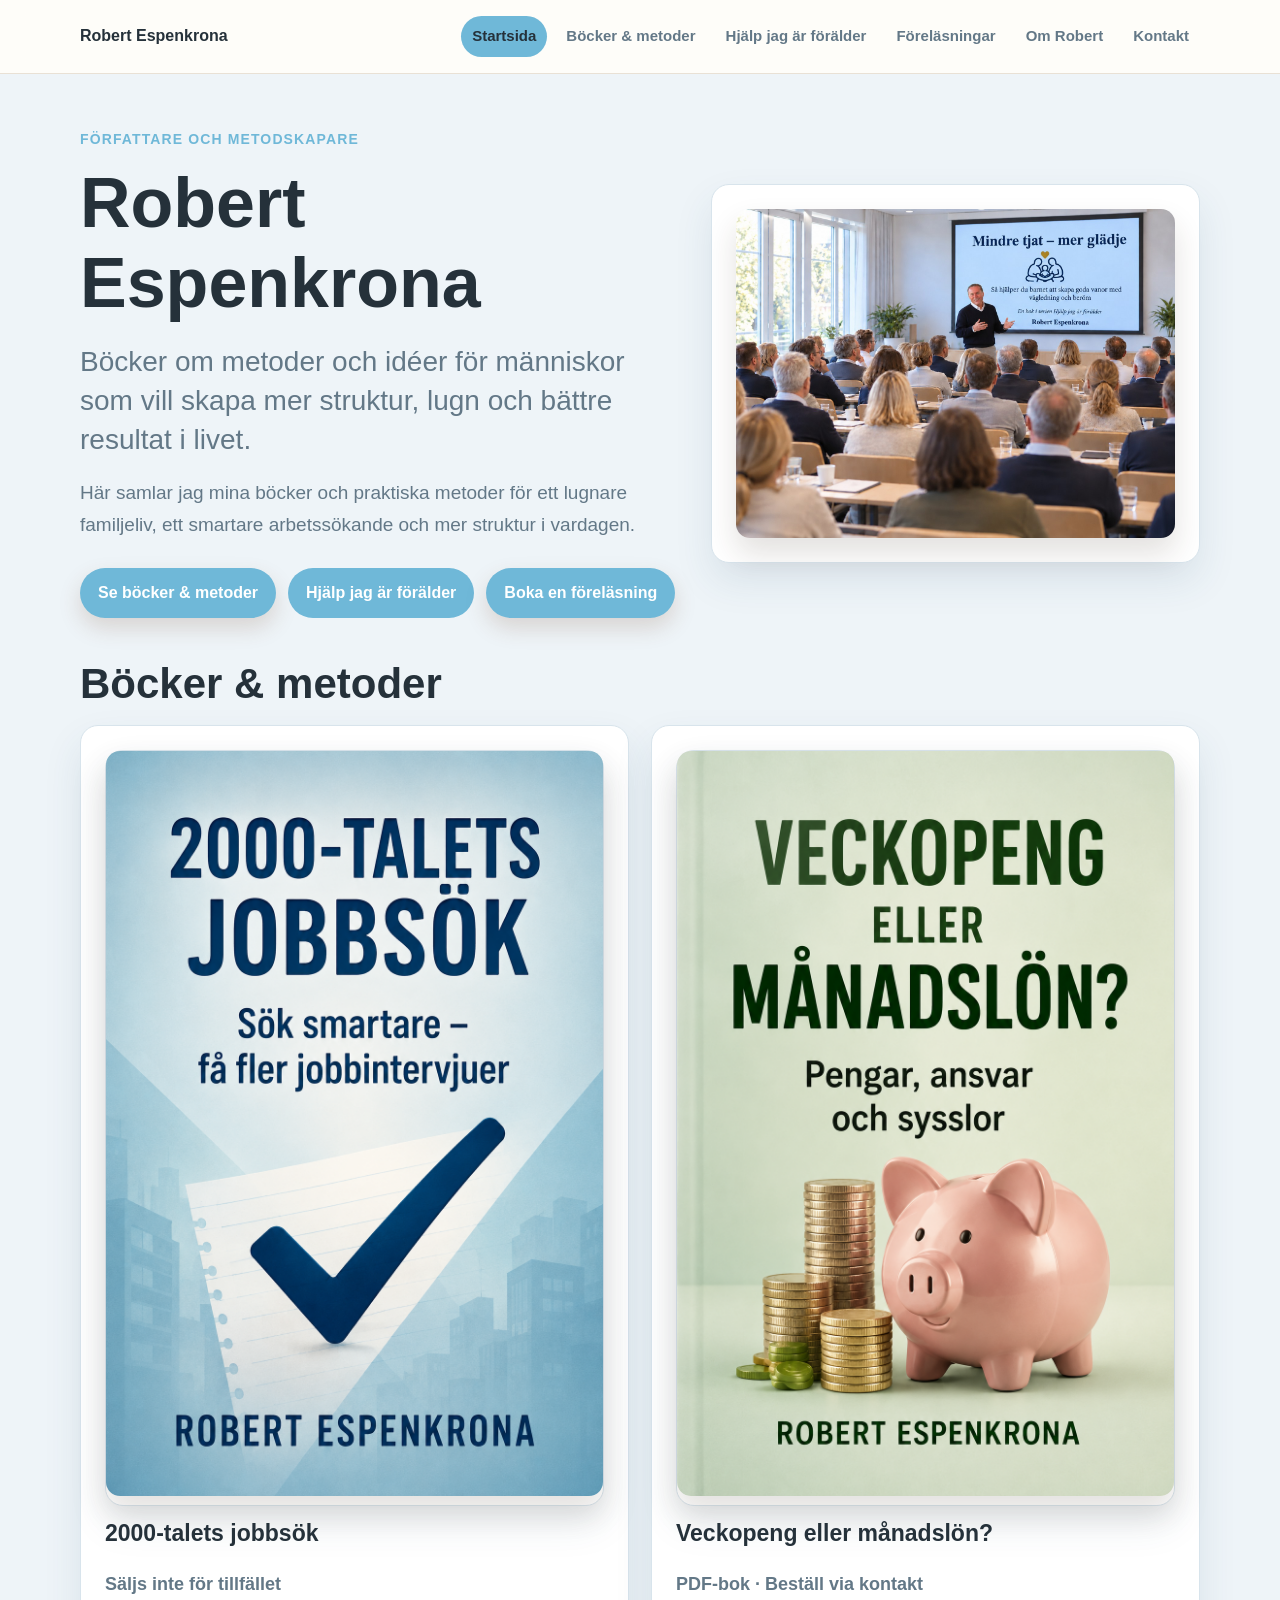
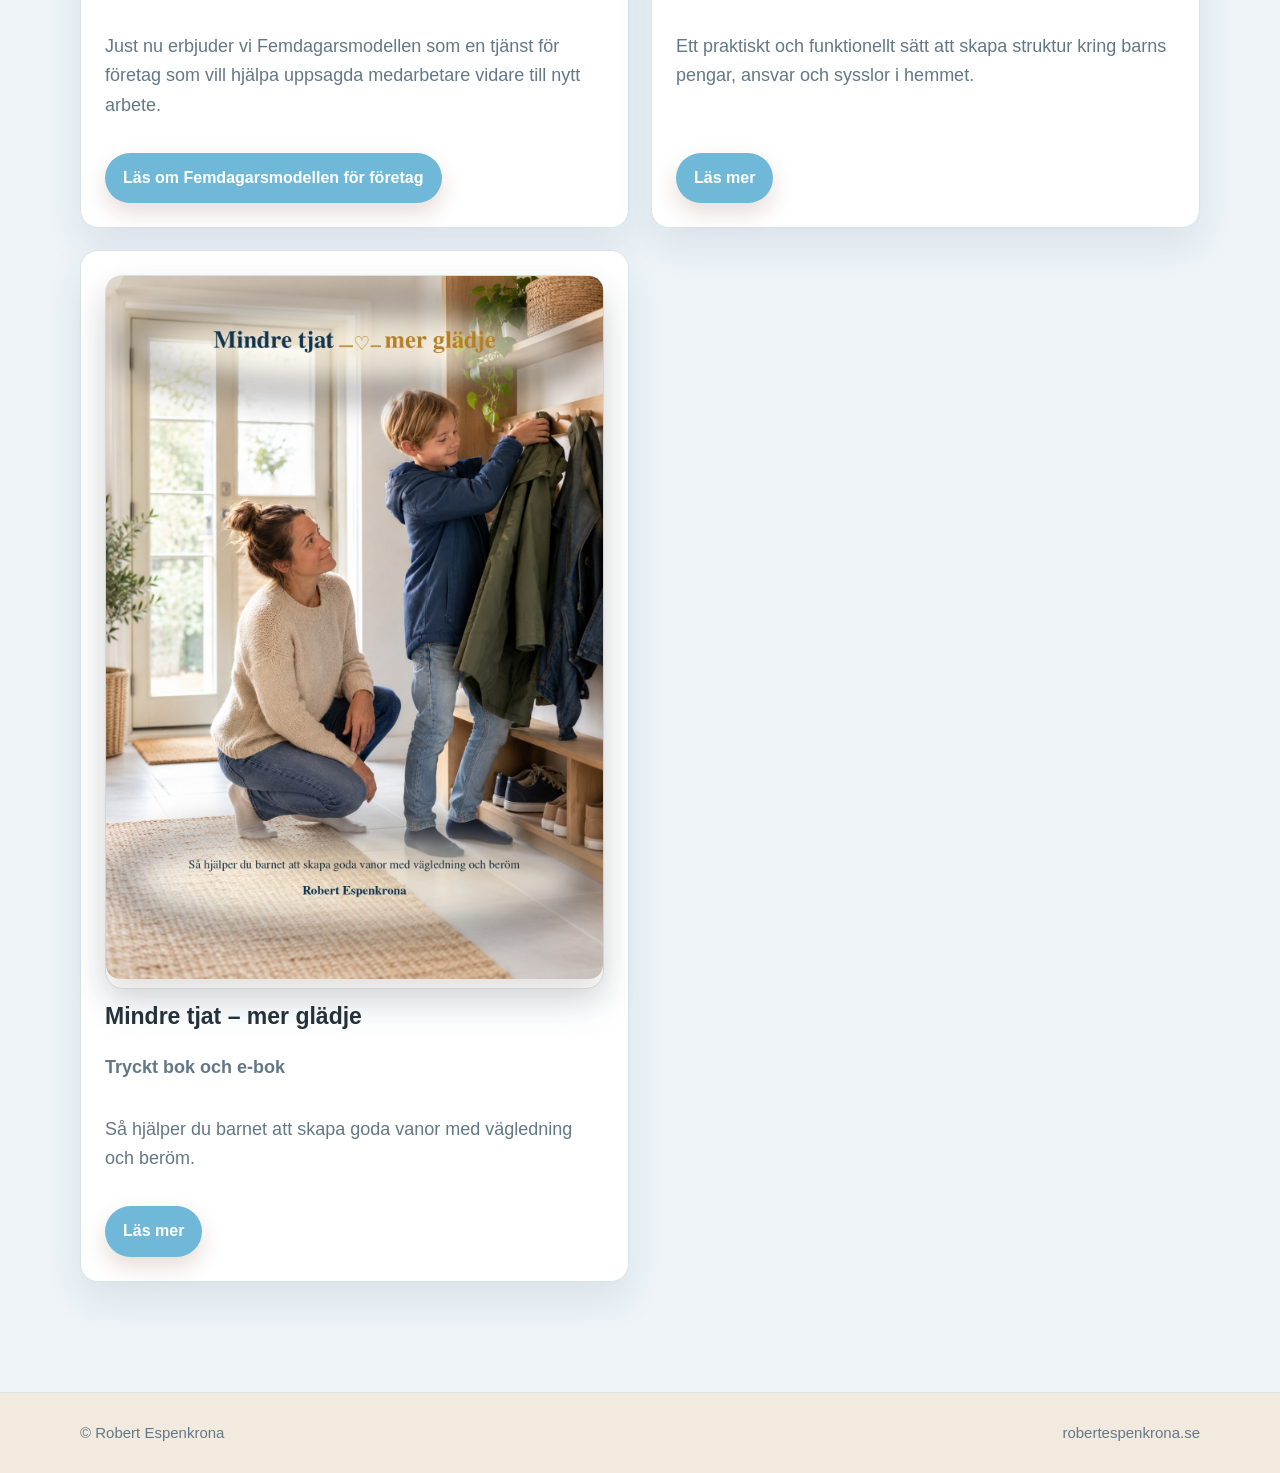
<file: index.html>
﻿<!doctype html>
<html lang="sv">
<head>
  <meta charset="UTF-8">
  <meta name="viewport" content="width=device-width, initial-scale=1">
  <title>Robert Espenkrona – böcker, metoder och idéer</title>
  <meta name="description" content="Robert Espenkrona skriver praktiska böcker om föräldraskap, barns ansvar och ett lugnare familjeliv.">
  <link rel="canonical" href="https://robertespenkrona.se/">
  <link rel="stylesheet" href="style.css">
</head>
<body>
  <header class="site-header">
    <div class="nav-wrap">
      <a class="brand" href="index.html">Robert Espenkrona</a>
      <nav class="nav" aria-label="Huvudmeny">
        <a href="index.html" aria-current="page">Startsida</a>
        <a href="#bocker-metoder">Böcker &amp; metoder</a>
        <a href="hjalp-jag-ar-foralder.html">Hjälp jag är förälder</a>
        <a href="forelasningar.html">Föreläsningar</a>
        <a href="om-robert.html">Om Robert</a>
        <a href="kontakt.html">Kontakt</a>
      </nav>
    </div>
  </header>

  <main class="page">
    <section class="hero">
      <div>
        <p class="eyebrow">Författare och metodskapare</p>
        <h1>Robert Espenkrona</h1>
        <p class="lead">Böcker om metoder och idéer för människor som vill skapa mer struktur, lugn och bättre resultat i livet.</p>
        <p class="intro">Här samlar jag mina böcker och praktiska metoder för ett lugnare familjeliv, ett smartare arbetssökande och mer struktur i vardagen.</p>
        <div class="actions">
          <a class="button" href="#bocker-metoder">Se böcker &amp; metoder</a>
          <a class="button secondary" href="hjalp-jag-ar-foralder.html">Hjälp jag är förälder</a>
          <a class="button" href="forelasningar.html">Boka en föreläsning</a>
        </div>
      </div>
      <div class="book-visual hero-image" aria-label="Illustration av Robert som föreläsare">
        <img src="bilder/robert-forelaser.jpg" alt="AI-skapad illustration av Robert Espenkrona som föreläser om Mindre tjat – mer glädje inför en grupp">
      </div>
    </section>

    <section class="section" id="bocker-metoder">
      <h2>Böcker &amp; metoder</h2>
      <div class="grid two">
        <article class="card">
          <div class="cover"><img src="bilder/jobbsok.png" alt="2000-talets jobbsök – Robert Espenkrona"></div>
          <h3>2000-talets jobbsök</h3>
          <p><strong>Säljs inte för tillfället</strong></p>
          <p>Just nu erbjuder vi Femdagarsmodellen som en tjänst för företag som vill hjälpa uppsagda medarbetare vidare till nytt arbete.</p>
          <a class="button" href="https://femdagarsmodellen-foretag.robertespenkrona.se">Läs om Femdagarsmodellen för företag</a>
        </article>
        <article class="card">
          <div class="cover"><img src="bilder/veckopeng-eller-manadslon.png" alt="Veckopeng eller månadslön – bok om barns pengar och ansvar"></div>
          <h3>Veckopeng eller månadslön?</h3>
          <p><strong>PDF-bok · Beställ via kontakt</strong></p>
          <p>Ett praktiskt och funktionellt sätt att skapa struktur kring barns pengar, ansvar och sysslor i hemmet.</p>
          <a class="button" href="veckopeng-eller-manadslon.html">Läs mer</a>
        </article>
        <article class="card">
          <div class="cover"><img src="bilder/mindre-tjat-mer-gladje.jpg" alt="Mindre tjat – mer glädje – bok om vägledning, beröm och goda vanor"></div>
          <h3>Mindre tjat – mer glädje</h3>
          <p><strong>Tryckt bok och e-bok</strong></p>
          <p>Så hjälper du barnet att skapa goda vanor med vägledning och beröm.</p>
          <a class="button" href="mindre-tjat-mer-gladje.html">Läs mer</a>
        </article>
      </div>
    </section>
  </main>

  <footer class="footer">
    <div class="footer-inner">
      <span>© Robert Espenkrona</span>
      <span>robertespenkrona.se</span>
    </div>
  </footer>
</body>
</html>
</file>
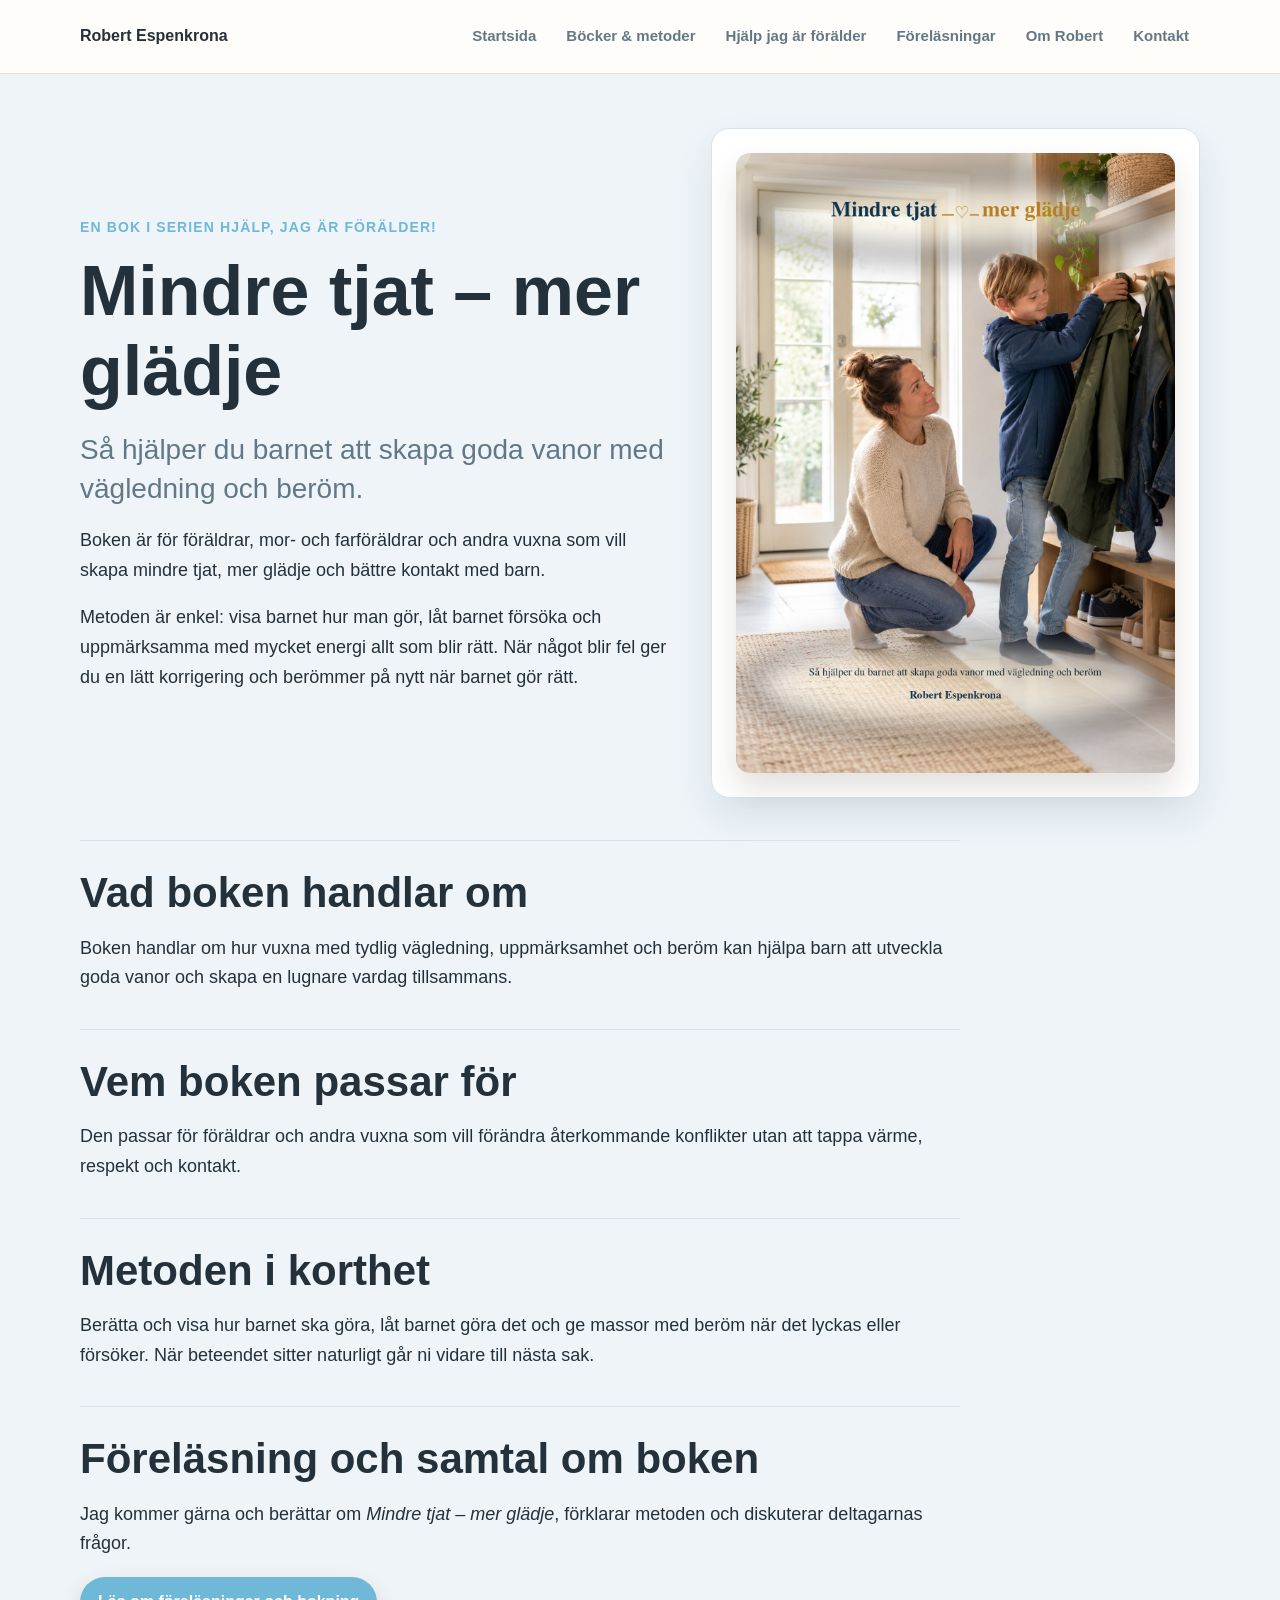
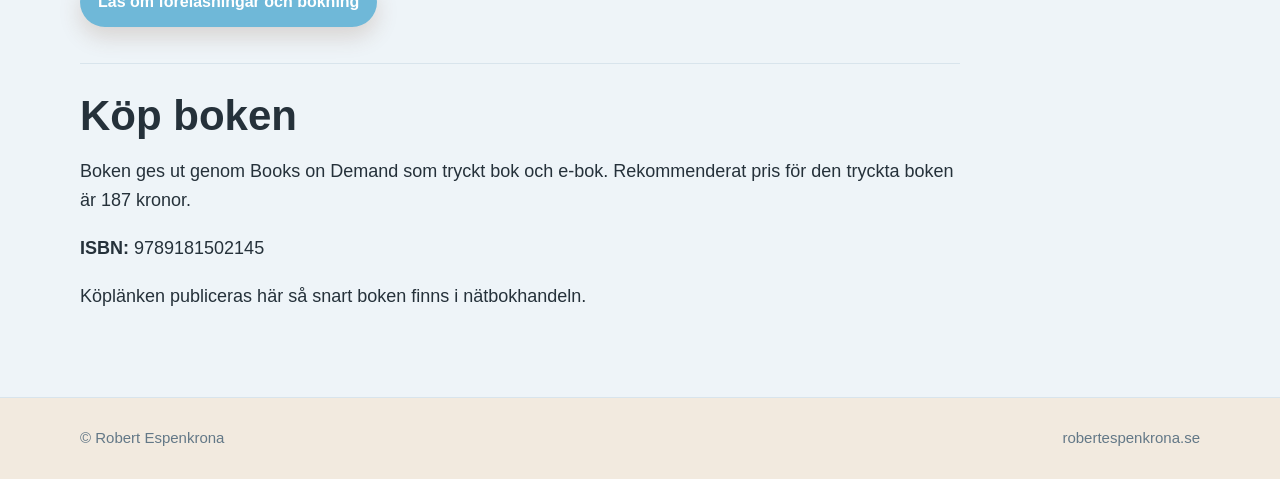
<file: demoner-eller-anglar.html>
﻿<!doctype html>
<html lang="sv">
<head>
  <meta charset="UTF-8">
  <meta name="viewport" content="width=device-width, initial-scale=1">
  <title>Boken har bytt namn – Robert Espenkrona</title>
  <meta name="description" content="Boken heter nu Mindre tjat – mer glädje.">
  <meta http-equiv="refresh" content="0; url=mindre-tjat-mer-gladje.html">
  <link rel="canonical" href="https://robertespenkrona.se/mindre-tjat-mer-gladje.html">
  <link rel="stylesheet" href="style.css">
</head>
<body>
  <main class="page">
    <section class="section">
      <h1>Boken har bytt namn</h1>
      <p class="lead">Du skickas vidare till <a href="mindre-tjat-mer-gladje.html">Mindre tjat – mer glädje</a>.</p>
    </section>
  </main>
</body>
</html>
</file>
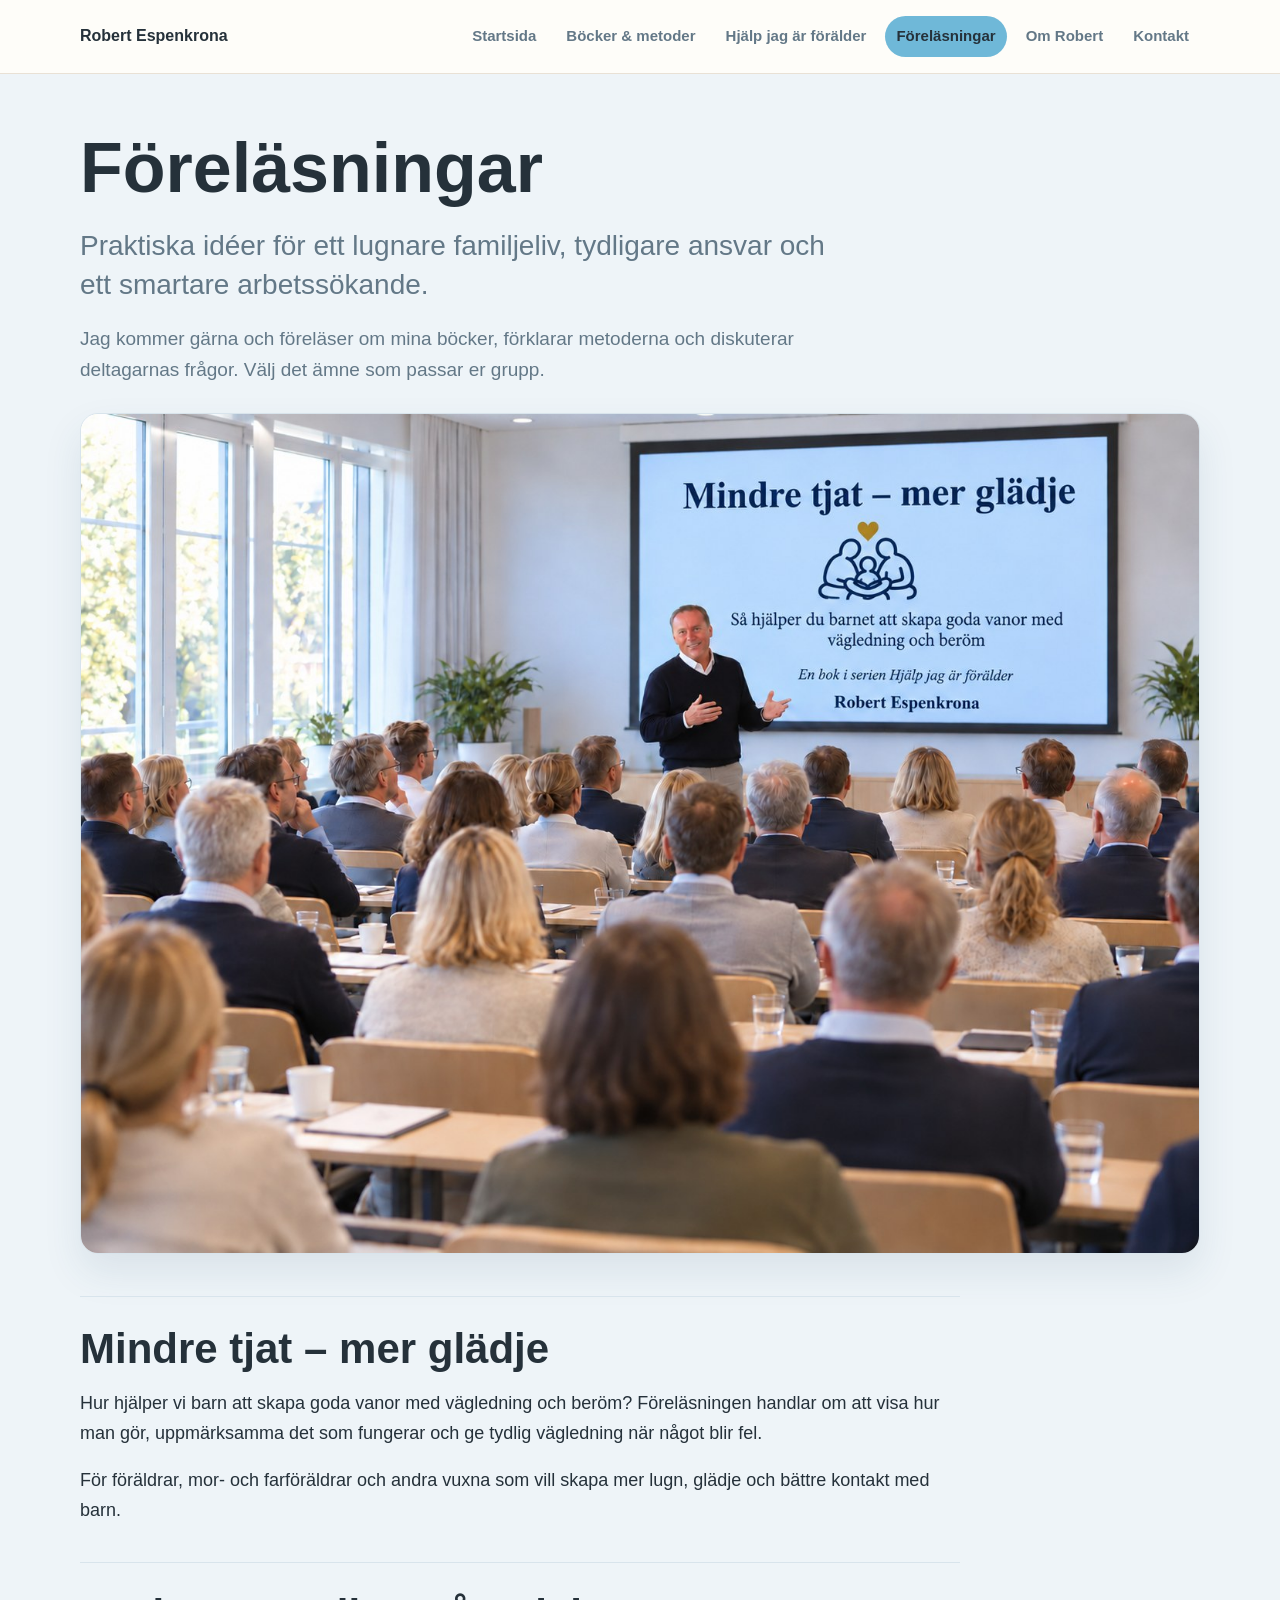
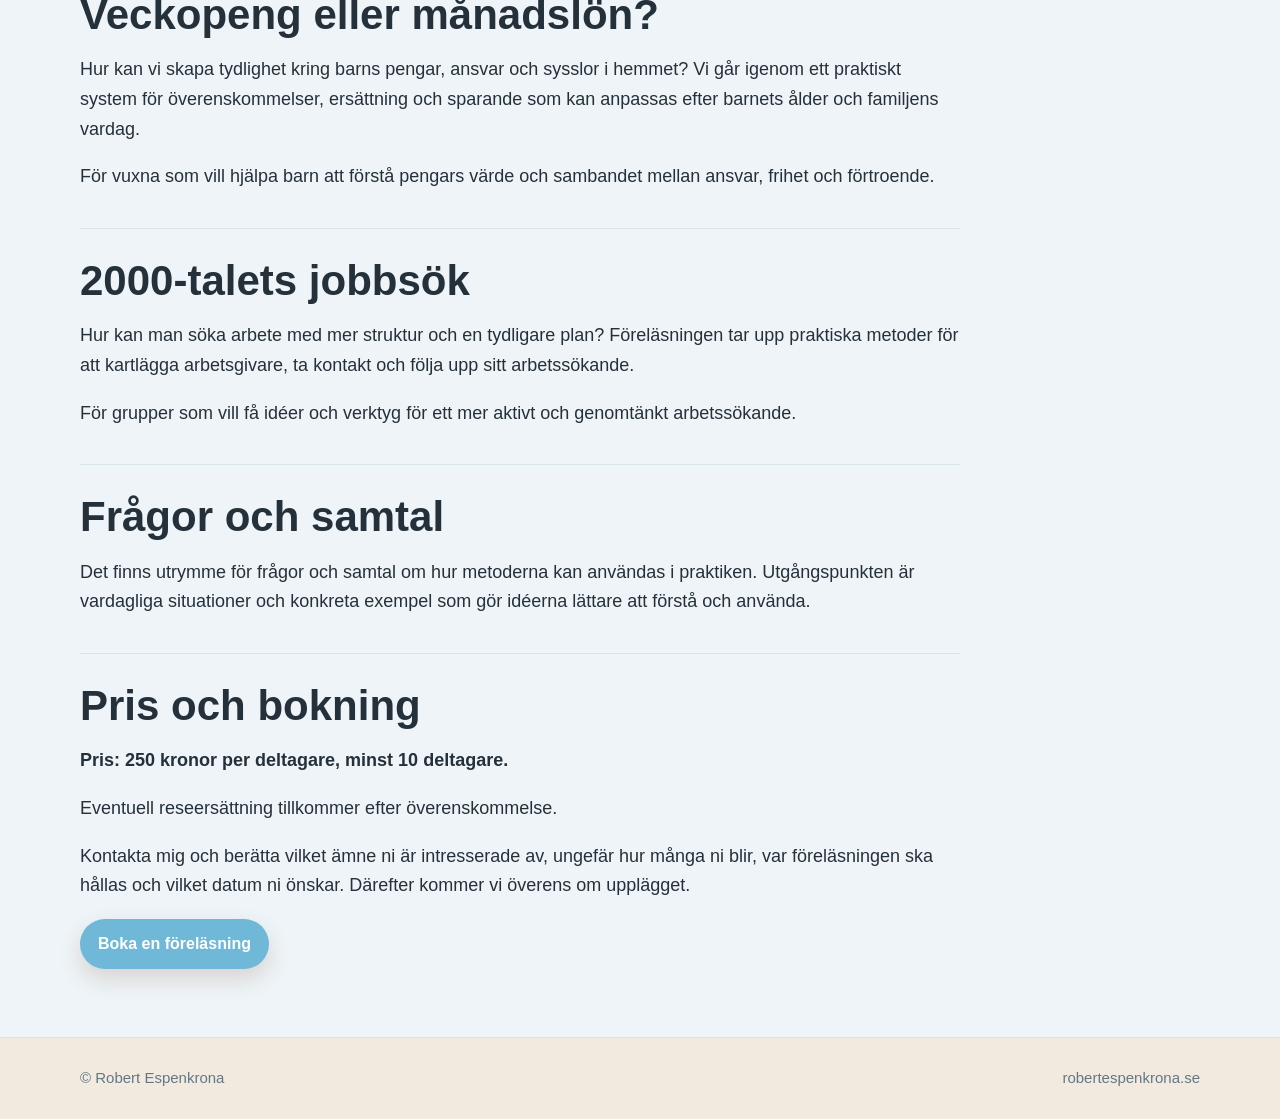
<file: forelasningar.html>
<!doctype html>
<html lang="sv">
<head>
  <meta charset="UTF-8">
  <meta name="viewport" content="width=device-width, initial-scale=1">
  <title>Föreläsningar – Robert Espenkrona</title>
  <meta name="description" content="Boka en föreläsning med Robert Espenkrona om föräldraskap, barns pengar och ansvar eller smartare arbetssökande. 250 kronor per deltagare, minst 10 deltagare.">
  <link rel="canonical" href="https://robertespenkrona.se/forelasningar.html">
  <link rel="stylesheet" href="style.css">
</head>
<body>
  <header class="site-header">
    <div class="nav-wrap">
      <a class="brand" href="index.html">Robert Espenkrona</a>
      <nav class="nav" aria-label="Huvudmeny">
        <a href="index.html">Startsida</a>
        <a href="index.html#bocker-metoder">Böcker &amp; metoder</a>
        <a href="hjalp-jag-ar-foralder.html">Hjälp jag är förälder</a>
        <a href="forelasningar.html" aria-current="page">Föreläsningar</a>
        <a href="om-robert.html">Om Robert</a>
        <a href="kontakt.html">Kontakt</a>
      </nav>
    </div>
  </header>
  <main class="page">
    <section class="section">
      <h1>Föreläsningar</h1>
      <p class="lead">Praktiska idéer för ett lugnare familjeliv, tydligare ansvar och ett smartare arbetssökande.</p>
      <p class="intro">Jag kommer gärna och föreläser om mina böcker, förklarar metoderna och diskuterar deltagarnas frågor. Välj det ämne som passar er grupp.</p>
      <div class="book-visual" style="padding: 0; min-height: 0; overflow: hidden; margin: 28px 0;">
        <img src="bilder/robert-forelaser.jpg" alt="AI-skapad illustration av Robert Espenkrona som föreläser om Mindre tjat – mer glädje inför en grupp" style="display: block; border-radius: 0; box-shadow: none;">
      </div>
    </section>
    <div class="content">
      <section>
        <h2>Mindre tjat – mer glädje</h2>
        <p>Hur hjälper vi barn att skapa goda vanor med vägledning och beröm? Föreläsningen handlar om att visa hur man gör, uppmärksamma det som fungerar och ge tydlig vägledning när något blir fel.</p>
        <p>För föräldrar, mor- och farföräldrar och andra vuxna som vill skapa mer lugn, glädje och bättre kontakt med barn.</p>
      </section>
      <section>
        <h2>Veckopeng eller månadslön?</h2>
        <p>Hur kan vi skapa tydlighet kring barns pengar, ansvar och sysslor i hemmet? Vi går igenom ett praktiskt system för överenskommelser, ersättning och sparande som kan anpassas efter barnets ålder och familjens vardag.</p>
        <p>För vuxna som vill hjälpa barn att förstå pengars värde och sambandet mellan ansvar, frihet och förtroende.</p>
      </section>
      <section>
        <h2>2000-talets jobbsök</h2>
        <p>Hur kan man söka arbete med mer struktur och en tydligare plan? Föreläsningen tar upp praktiska metoder för att kartlägga arbetsgivare, ta kontakt och följa upp sitt arbetssökande.</p>
        <p>För grupper som vill få idéer och verktyg för ett mer aktivt och genomtänkt arbetssökande.</p>
      </section>
      <section>
        <h2>Frågor och samtal</h2>
        <p>Det finns utrymme för frågor och samtal om hur metoderna kan användas i praktiken. Utgångspunkten är vardagliga situationer och konkreta exempel som gör idéerna lättare att förstå och använda.</p>
      </section>
      <section>
        <h2>Pris och bokning</h2>
        <p><strong>Pris: 250 kronor per deltagare, minst 10 deltagare.</strong></p>
        <p>Eventuell reseersättning tillkommer efter överenskommelse.</p>
        <p>Kontakta mig och berätta vilket ämne ni är intresserade av, ungefär hur många ni blir, var föreläsningen ska hållas och vilket datum ni önskar. Därefter kommer vi överens om upplägget.</p>
        <a class="button" href="kontakt.html">Boka en föreläsning</a>
      </section>
    </div>
  </main>
  <footer class="footer"><div class="footer-inner"><span>© Robert Espenkrona</span><span>robertespenkrona.se</span></div></footer>
</body>
</html>
</file>
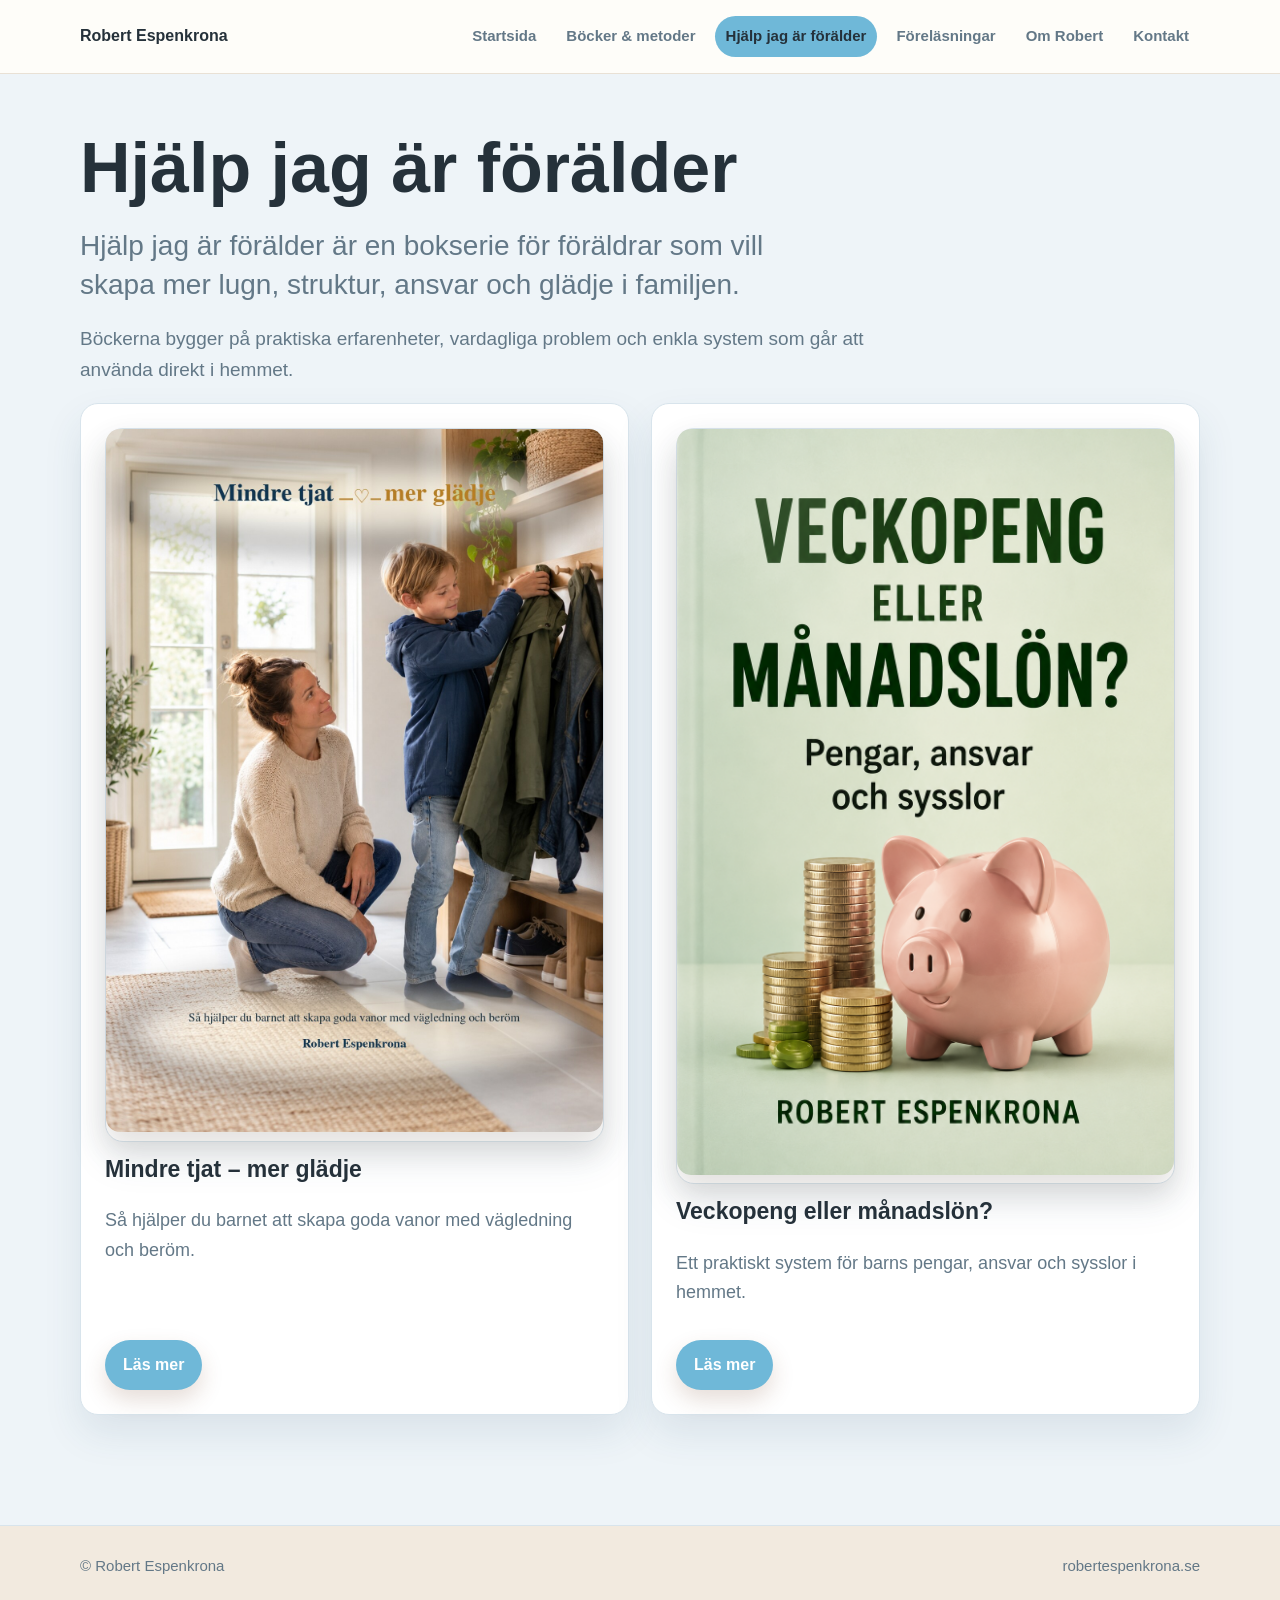
<file: hjalp-jag-ar-foralder.html>
﻿<!doctype html>
<html lang="sv">
<head>
  <meta charset="UTF-8">
  <meta name="viewport" content="width=device-width, initial-scale=1">
  <title>Hjälp jag är förälder – bokserie av Robert Espenkrona</title>
  <meta name="description" content="Hjälp jag är förälder är Robert Espenkronas bokserie för mer lugn, struktur, ansvar och glädje i familjen.">
  <link rel="canonical" href="https://robertespenkrona.se/hjalp-jag-ar-foralder.html">
  <link rel="stylesheet" href="style.css">
</head>
<body>
  <header class="site-header">
    <div class="nav-wrap">
      <a class="brand" href="index.html">Robert Espenkrona</a>
      <nav class="nav" aria-label="Huvudmeny">
        <a href="index.html">Startsida</a>
        <a href="index.html#bocker-metoder">Böcker &amp; metoder</a>
        <a href="hjalp-jag-ar-foralder.html" aria-current="page">Hjälp jag är förälder</a>
        <a href="forelasningar.html">Föreläsningar</a>
        <a href="om-robert.html">Om Robert</a>
        <a href="kontakt.html">Kontakt</a>
      </nav>
    </div>
  </header>

  <main class="page">
    <section class="section">
      <h1>Hjälp jag är förälder</h1>
      <p class="lead">Hjälp jag är förälder är en bokserie för föräldrar som vill skapa mer lugn, struktur, ansvar och glädje i familjen.</p>
      <p class="intro">Böckerna bygger på praktiska erfarenheter, vardagliga problem och enkla system som går att använda direkt i hemmet.</p>
      <div class="grid two">
        <article class="card">
          <div class="cover"><img src="bilder/mindre-tjat-mer-gladje.jpg" alt="Mindre tjat – mer glädje – bok om vägledning, beröm och goda vanor"></div>
          <h2>Mindre tjat – mer glädje</h2>
          <p>Så hjälper du barnet att skapa goda vanor med vägledning och beröm.</p>
          <a class="button" href="mindre-tjat-mer-gladje.html">Läs mer</a>
        </article>
        <article class="card">
          <div class="cover"><img src="bilder/veckopeng-eller-manadslon.png" alt="Veckopeng eller månadslön – bok om barns pengar och ansvar"></div>
          <h2>Veckopeng eller månadslön?</h2>
          <p>Ett praktiskt system för barns pengar, ansvar och sysslor i hemmet.</p>
          <a class="button" href="veckopeng-eller-manadslon.html">Läs mer</a>
        </article>
      </div>
    </section>
  </main>

  <footer class="footer"><div class="footer-inner"><span>© Robert Espenkrona</span><span>robertespenkrona.se</span></div></footer>
</body>
</html>
</file>
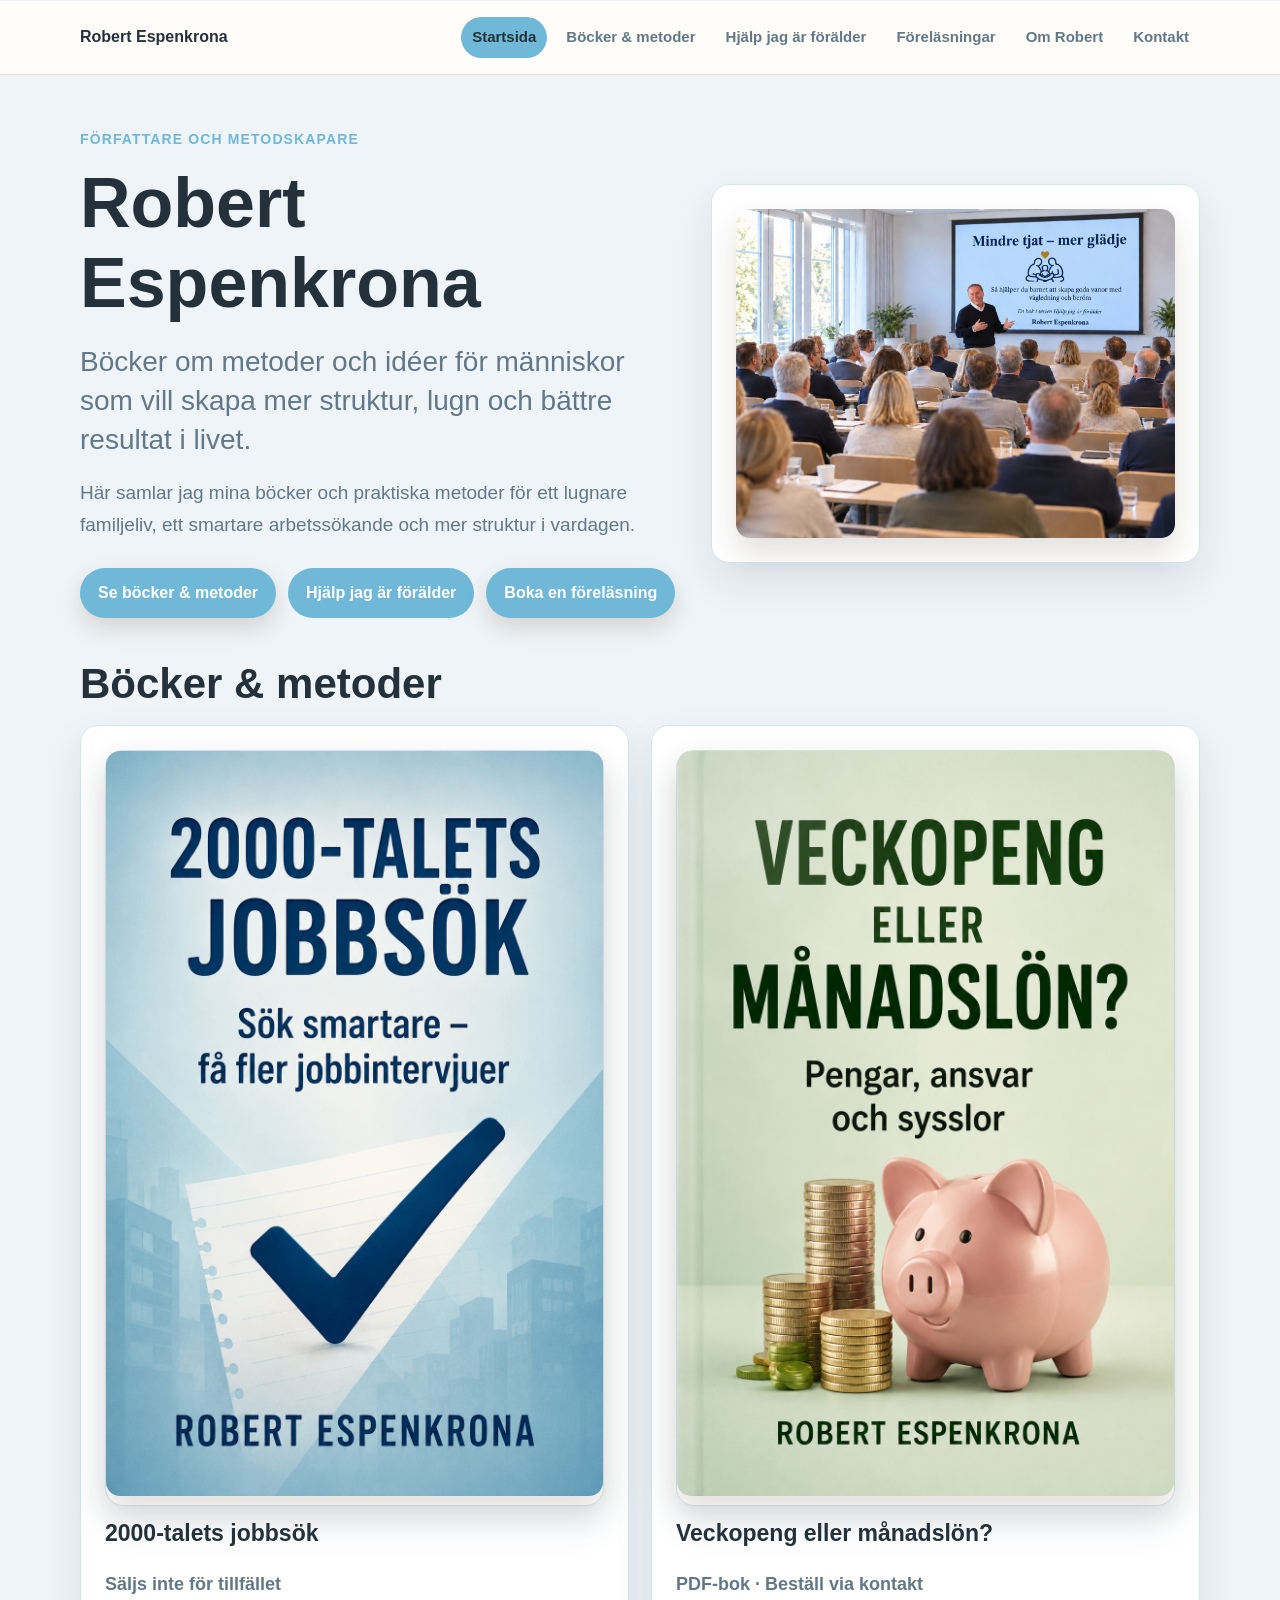
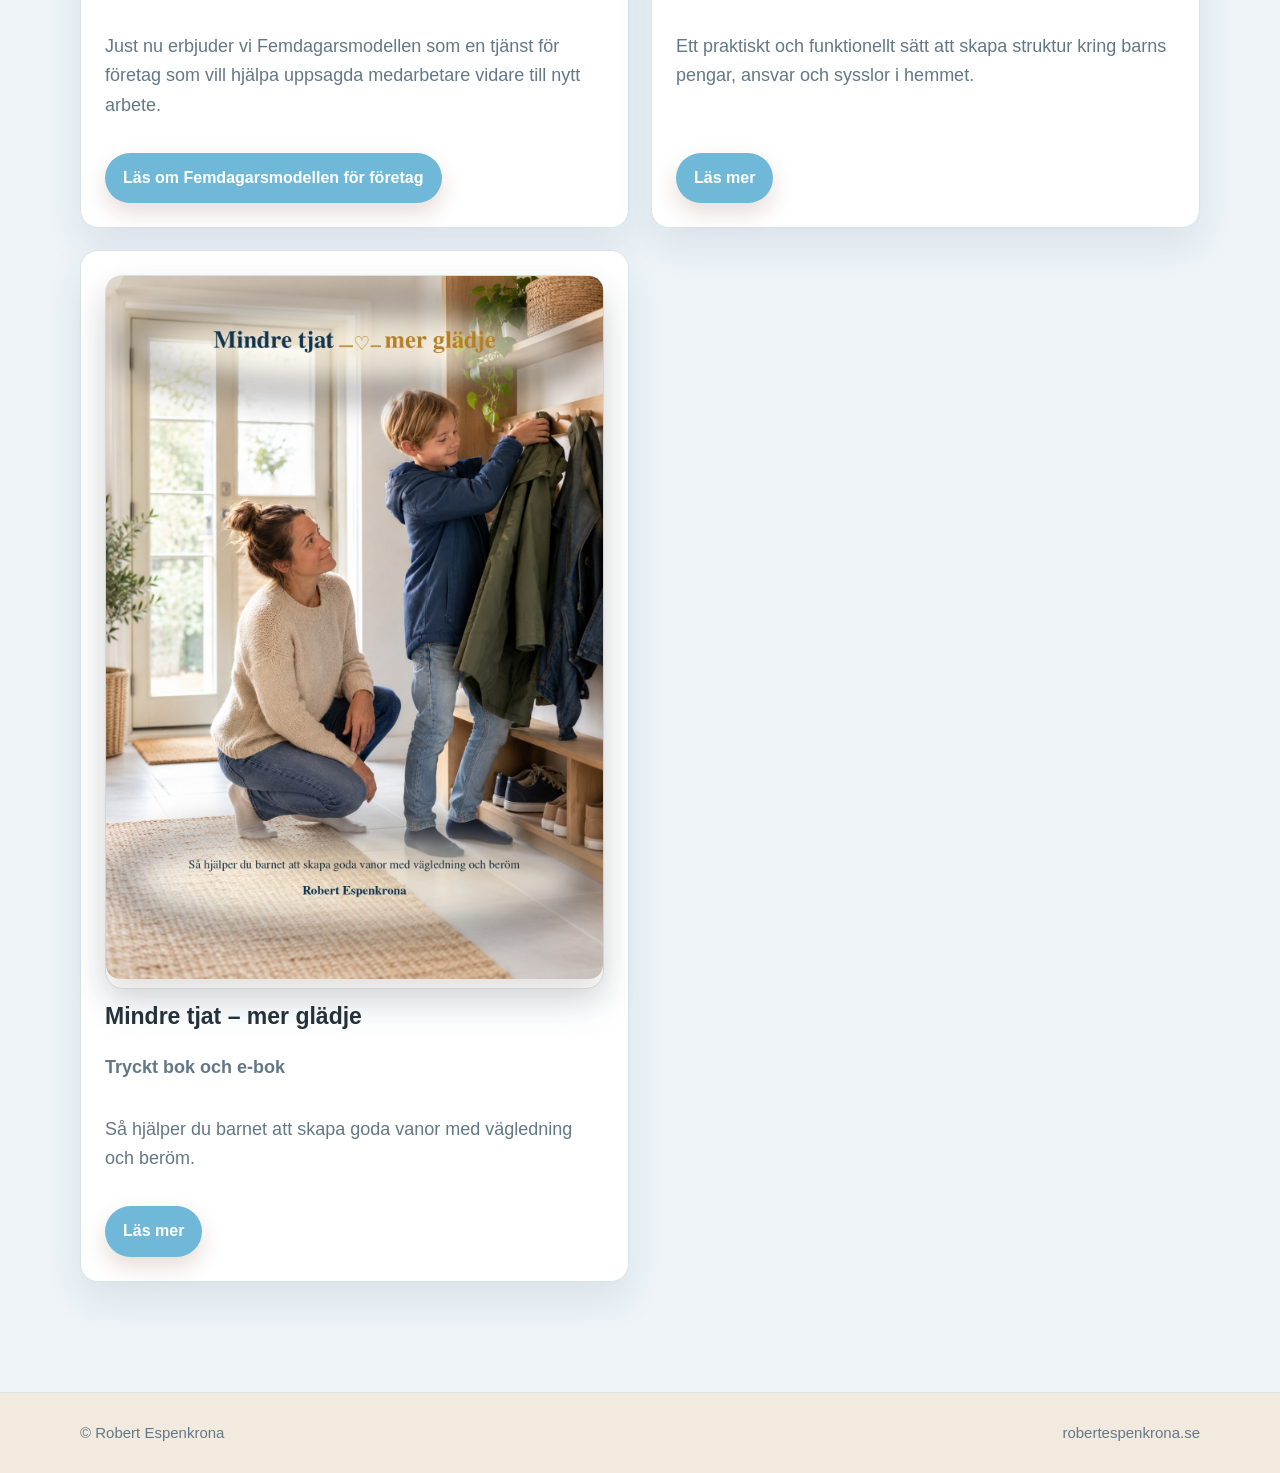
<file: jobbsok.html>
﻿<!doctype html>
<html lang="sv">
<head>
  <meta charset="UTF-8">
  <meta name="viewport" content="width=device-width, initial-scale=1">
  <title>Sidan har flyttats – Robert Espenkrona</title>
  <meta name="description" content="Sidan finns inte längre på den här webbplatsen.">
  <meta http-equiv="refresh" content="0; url=index.html#bocker-metoder">
  <link rel="canonical" href="https://robertespenkrona.se/#bocker-metoder">
  <link rel="stylesheet" href="style.css">
</head>
<body>
  <main class="page">
    <section class="section">
      <h1>Sidan finns inte längre här</h1>
      <p class="lead">Du skickas vidare till <a href="index.html#bocker-metoder">Böcker &amp; metoder</a>.</p>
    </section>
  </main>
</body>
</html>
</file>
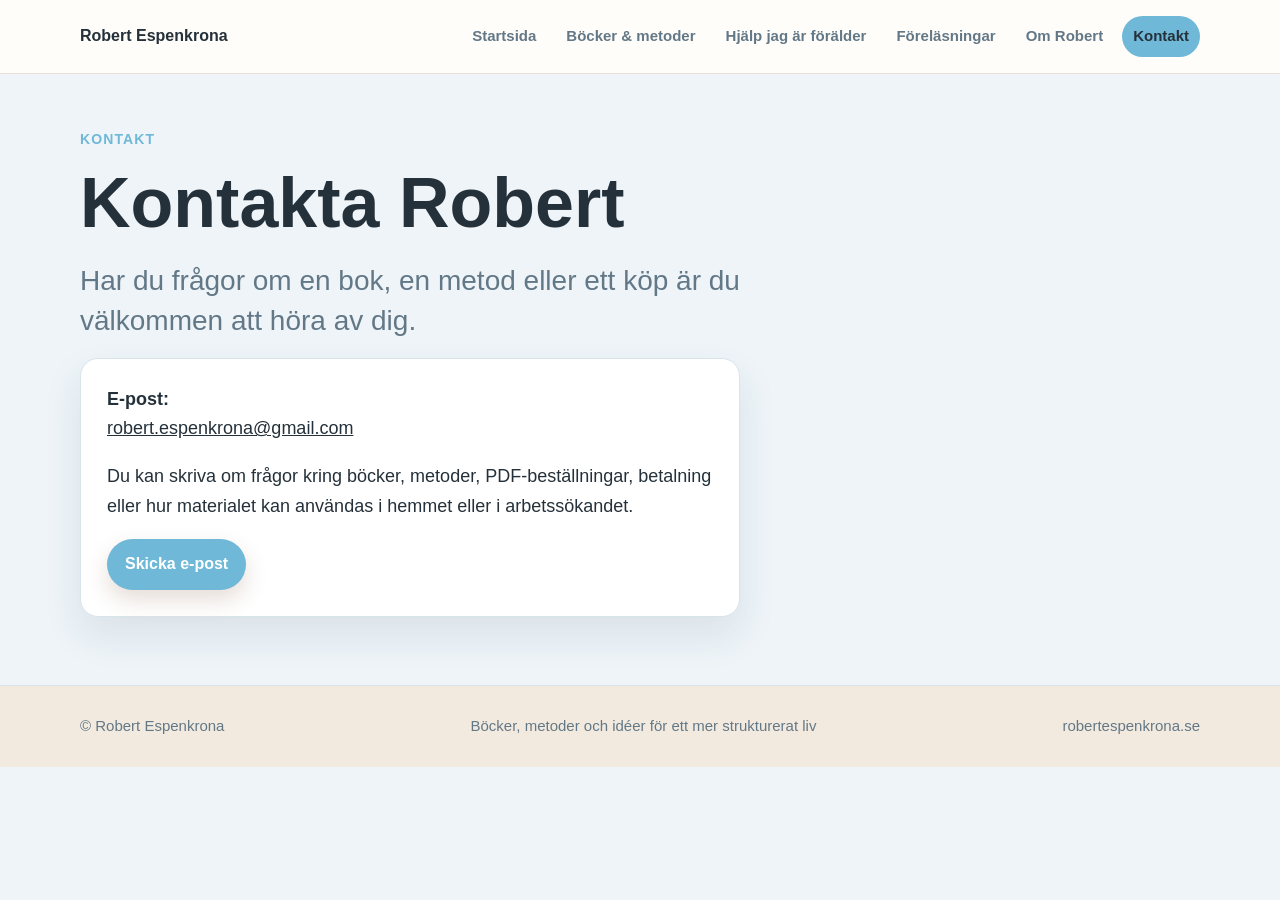
<file: kontakt.html>
<!doctype html>
<html lang="sv">
<head>
  <meta charset="UTF-8">
  <meta name="viewport" content="width=device-width, initial-scale=1">
  <title>Kontakt - Robert Espenkrona</title>
  <meta name="description" content="Kontakta Robert Espenkrona om frågor kring böcker, metoder, PDF-köp eller beställning av Veckopeng eller månadslön.">
  <link rel="canonical" href="https://robertespenkrona.se/kontakt.html">
  <link rel="stylesheet" href="style.css">
</head>
<body>
  <header class="site-header">
    <div class="nav-wrap">
      <a class="brand" href="index.html">Robert Espenkrona</a>
      <nav class="nav" aria-label="Huvudmeny">
        <a href="index.html">Startsida</a>
        <a href="index.html#bocker-metoder">Böcker &amp; metoder</a>
        <a href="hjalp-jag-ar-foralder.html">Hjälp jag är förälder</a>
        <a href="forelasningar.html">Föreläsningar</a>
        <a href="om-robert.html">Om Robert</a>
        <a href="kontakt.html" aria-current="page">Kontakt</a>
      </nav>
    </div>
  </header>

  <main class="page">
    <section class="content">
      <p class="eyebrow">Kontakt</p>
      <h1>Kontakta Robert</h1>
      <p class="lead">Har du frågor om en bok, en metod eller ett köp är du välkommen att höra av dig.</p>
      <div class="contact-box">
        <p><strong>E-post:</strong><br><a href="mailto:robert.espenkrona@gmail.com">robert.espenkrona@gmail.com</a></p>
        <p>Du kan skriva om frågor kring böcker, metoder, PDF-beställningar, betalning eller hur materialet kan användas i hemmet eller i arbetssökandet.</p>
        <a class="button" href="mailto:robert.espenkrona@gmail.com">Skicka e-post</a>
      </div>
    </section>
  </main>

  <footer class="footer">
    <div class="footer-inner">
      <span>© Robert Espenkrona</span>
      <span>Böcker, metoder och idéer för ett mer strukturerat liv</span>
      <span>robertespenkrona.se</span>
    </div>
  </footer>
</body>
</html>
</file>
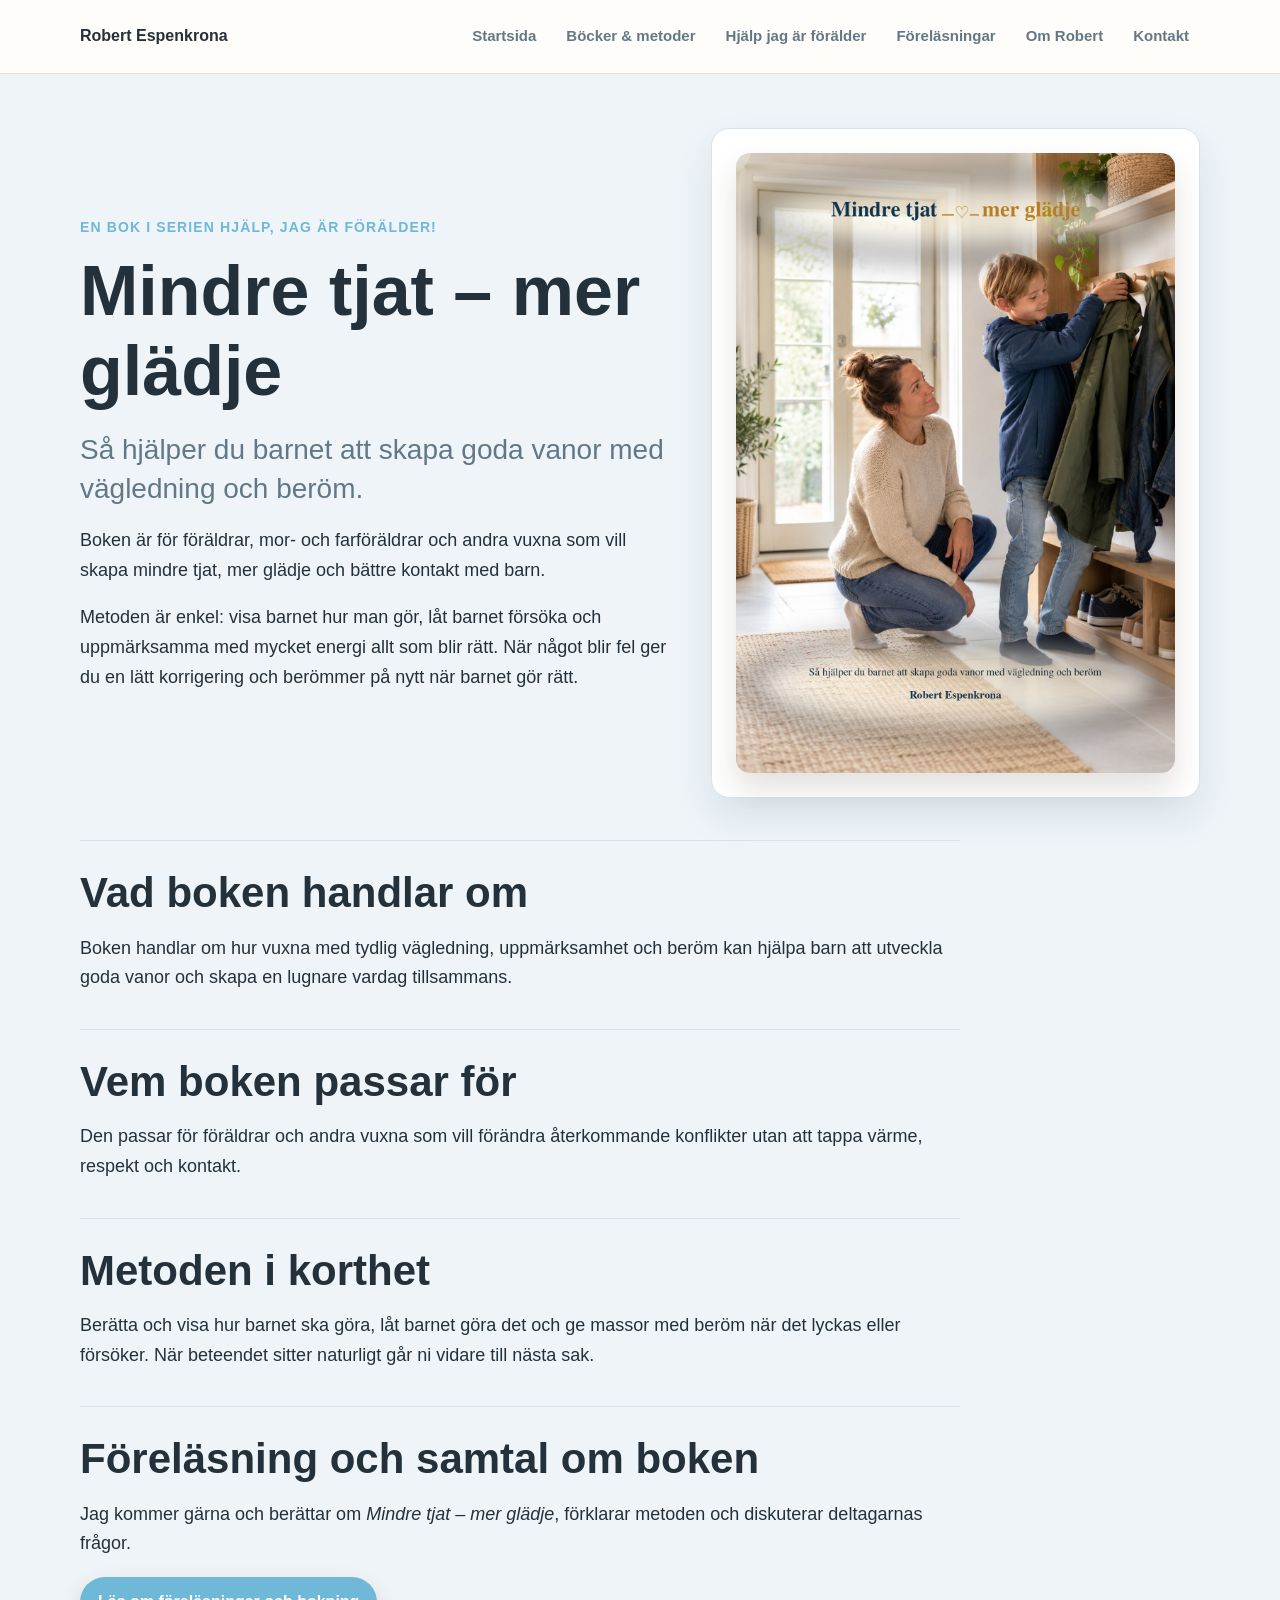
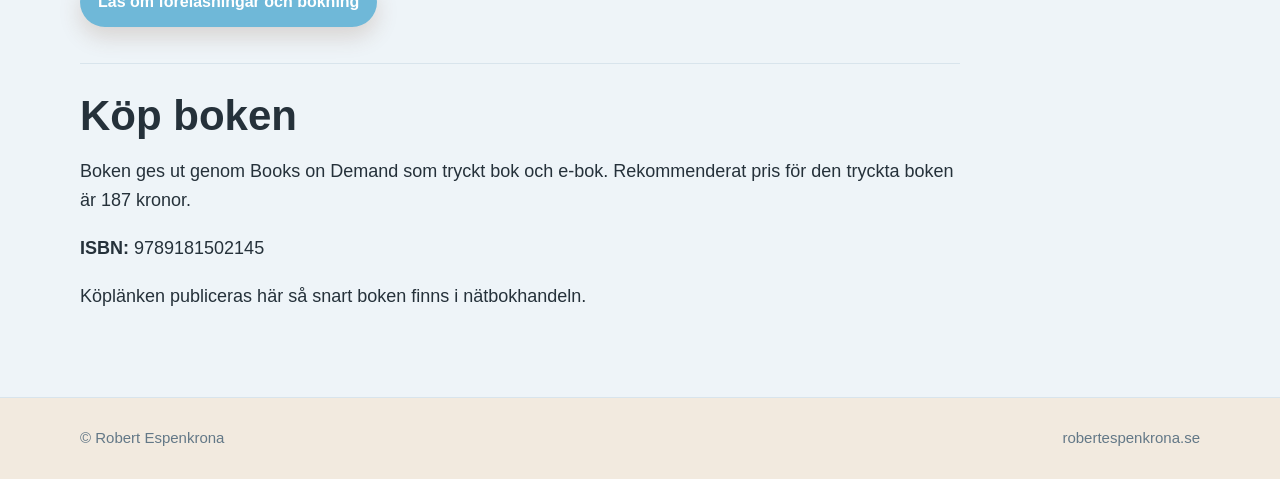
<file: mindre-tjat-mer-gladje.html>
﻿<!doctype html>
<html lang="sv">
<head>
  <meta charset="UTF-8">
  <meta name="viewport" content="width=device-width, initial-scale=1">
  <title>Mindre tjat – mer glädje – Robert Espenkrona</title>
  <meta name="description" content="Mindre tjat – mer glädje visar hur vägledning, uppmärksamhet och energiskt beröm kan hjälpa barn att skapa goda vanor.">
  <link rel="canonical" href="https://robertespenkrona.se/mindre-tjat-mer-gladje.html">
  <link rel="stylesheet" href="style.css">
</head>
<body>
  <header class="site-header">
    <div class="nav-wrap">
      <a class="brand" href="index.html">Robert Espenkrona</a>
      <nav class="nav" aria-label="Huvudmeny">
        <a href="index.html">Startsida</a>
        <a href="index.html#bocker-metoder">Böcker &amp; metoder</a>
        <a href="hjalp-jag-ar-foralder.html">Hjälp jag är förälder</a>
        <a href="forelasningar.html">Föreläsningar</a>
        <a href="om-robert.html">Om Robert</a>
        <a href="kontakt.html">Kontakt</a>
      </nav>
    </div>
  </header>

  <main class="page">
    <section class="hero">
      <div>
        <p class="eyebrow">En bok i serien Hjälp, jag är förälder!</p>
        <h1>Mindre tjat – mer glädje</h1>
        <p class="lead">Så hjälper du barnet att skapa goda vanor med vägledning och beröm.</p>
        <p>Boken är för föräldrar, mor- och farföräldrar och andra vuxna som vill skapa mindre tjat, mer glädje och bättre kontakt med barn.</p>
        <p>Metoden är enkel: visa barnet hur man gör, låt barnet försöka och uppmärksamma med mycket energi allt som blir rätt. När något blir fel ger du en lätt korrigering och berömmer på nytt när barnet gör rätt.</p>
      </div>
      <div class="book-visual">
        <img src="bilder/mindre-tjat-mer-gladje.jpg" alt="Bokomslag till Mindre tjat – mer glädje av Robert Espenkrona">
      </div>
    </section>

    <div class="content">
      <section>
        <h2>Vad boken handlar om</h2>
        <p>Boken handlar om hur vuxna med tydlig vägledning, uppmärksamhet och beröm kan hjälpa barn att utveckla goda vanor och skapa en lugnare vardag tillsammans.</p>
      </section>
      <section>
        <h2>Vem boken passar för</h2>
        <p>Den passar för föräldrar och andra vuxna som vill förändra återkommande konflikter utan att tappa värme, respekt och kontakt.</p>
      </section>
      <section>
        <h2>Metoden i korthet</h2>
        <p>Berätta och visa hur barnet ska göra, låt barnet göra det och ge massor med beröm när det lyckas eller försöker. När beteendet sitter naturligt går ni vidare till nästa sak.</p>
      </section>
      <section>
        <h2>Föreläsning och samtal om boken</h2>
        <p>Jag kommer gärna och berättar om <em>Mindre tjat – mer glädje</em>, förklarar metoden och diskuterar deltagarnas frågor.</p>
        <a class="button" href="forelasningar.html">Läs om föreläsningar och bokning</a>
      </section>
      <section>
        <h2>Köp boken</h2>
        <p>Boken ges ut genom Books on Demand som tryckt bok och e-bok. Rekommenderat pris för den tryckta boken är 187 kronor.</p>
        <p><strong>ISBN:</strong> 9789181502145</p>
        <p>Köplänken publiceras här så snart boken finns i nätbokhandeln.</p>
      </section>
    </div>
  </main>

  <footer class="footer"><div class="footer-inner"><span>© Robert Espenkrona</span><span>robertespenkrona.se</span></div></footer>
</body>
</html>
</file>
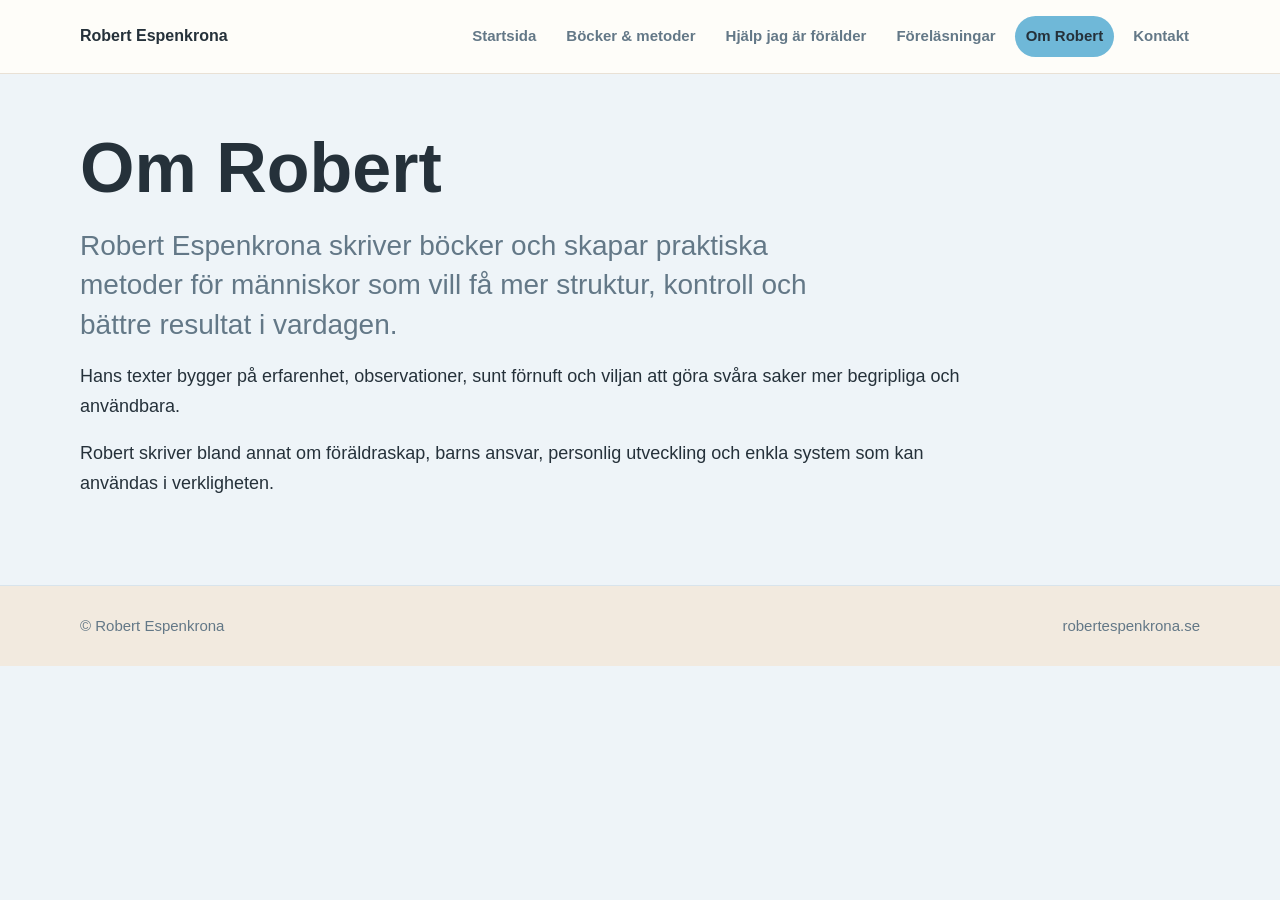
<file: om-robert.html>
<!doctype html>
<html lang="sv">
<head>
  <meta charset="UTF-8">
  <meta name="viewport" content="width=device-width, initial-scale=1">
  <title>Om Robert Espenkrona – författare och metodskapare</title>
  <meta name="description" content="Robert Espenkrona skriver böcker och skapar praktiska metoder för struktur, kontroll och bättre resultat i vardagen.">
  <link rel="canonical" href="https://robertespenkrona.se/om-robert.html">
  <link rel="stylesheet" href="style.css">
</head>
<body>
  <header class="site-header">
    <div class="nav-wrap">
      <a class="brand" href="index.html">Robert Espenkrona</a>
      <nav class="nav" aria-label="Huvudmeny">
        <a href="index.html">Startsida</a>
        <a href="index.html#bocker-metoder">Böcker &amp; metoder</a>
        <a href="hjalp-jag-ar-foralder.html">Hjälp jag är förälder</a>
        <a href="forelasningar.html">Föreläsningar</a>
        <a href="om-robert.html" aria-current="page">Om Robert</a>
        <a href="kontakt.html">Kontakt</a>
      </nav>
    </div>
  </header>

  <main class="page">
    <section class="content">
      <h1>Om Robert</h1>
      <p class="lead">Robert Espenkrona skriver böcker och skapar praktiska metoder för människor som vill få mer struktur, kontroll och bättre resultat i vardagen.</p>
      <p>Hans texter bygger på erfarenhet, observationer, sunt förnuft och viljan att göra svåra saker mer begripliga och användbara.</p>
      <p>Robert skriver bland annat om föräldraskap, barns ansvar, personlig utveckling och enkla system som kan användas i verkligheten.</p>
    </section>
  </main>

  <footer class="footer"><div class="footer-inner"><span>© Robert Espenkrona</span><span>robertespenkrona.se</span></div></footer>
</body>
</html>
</file>
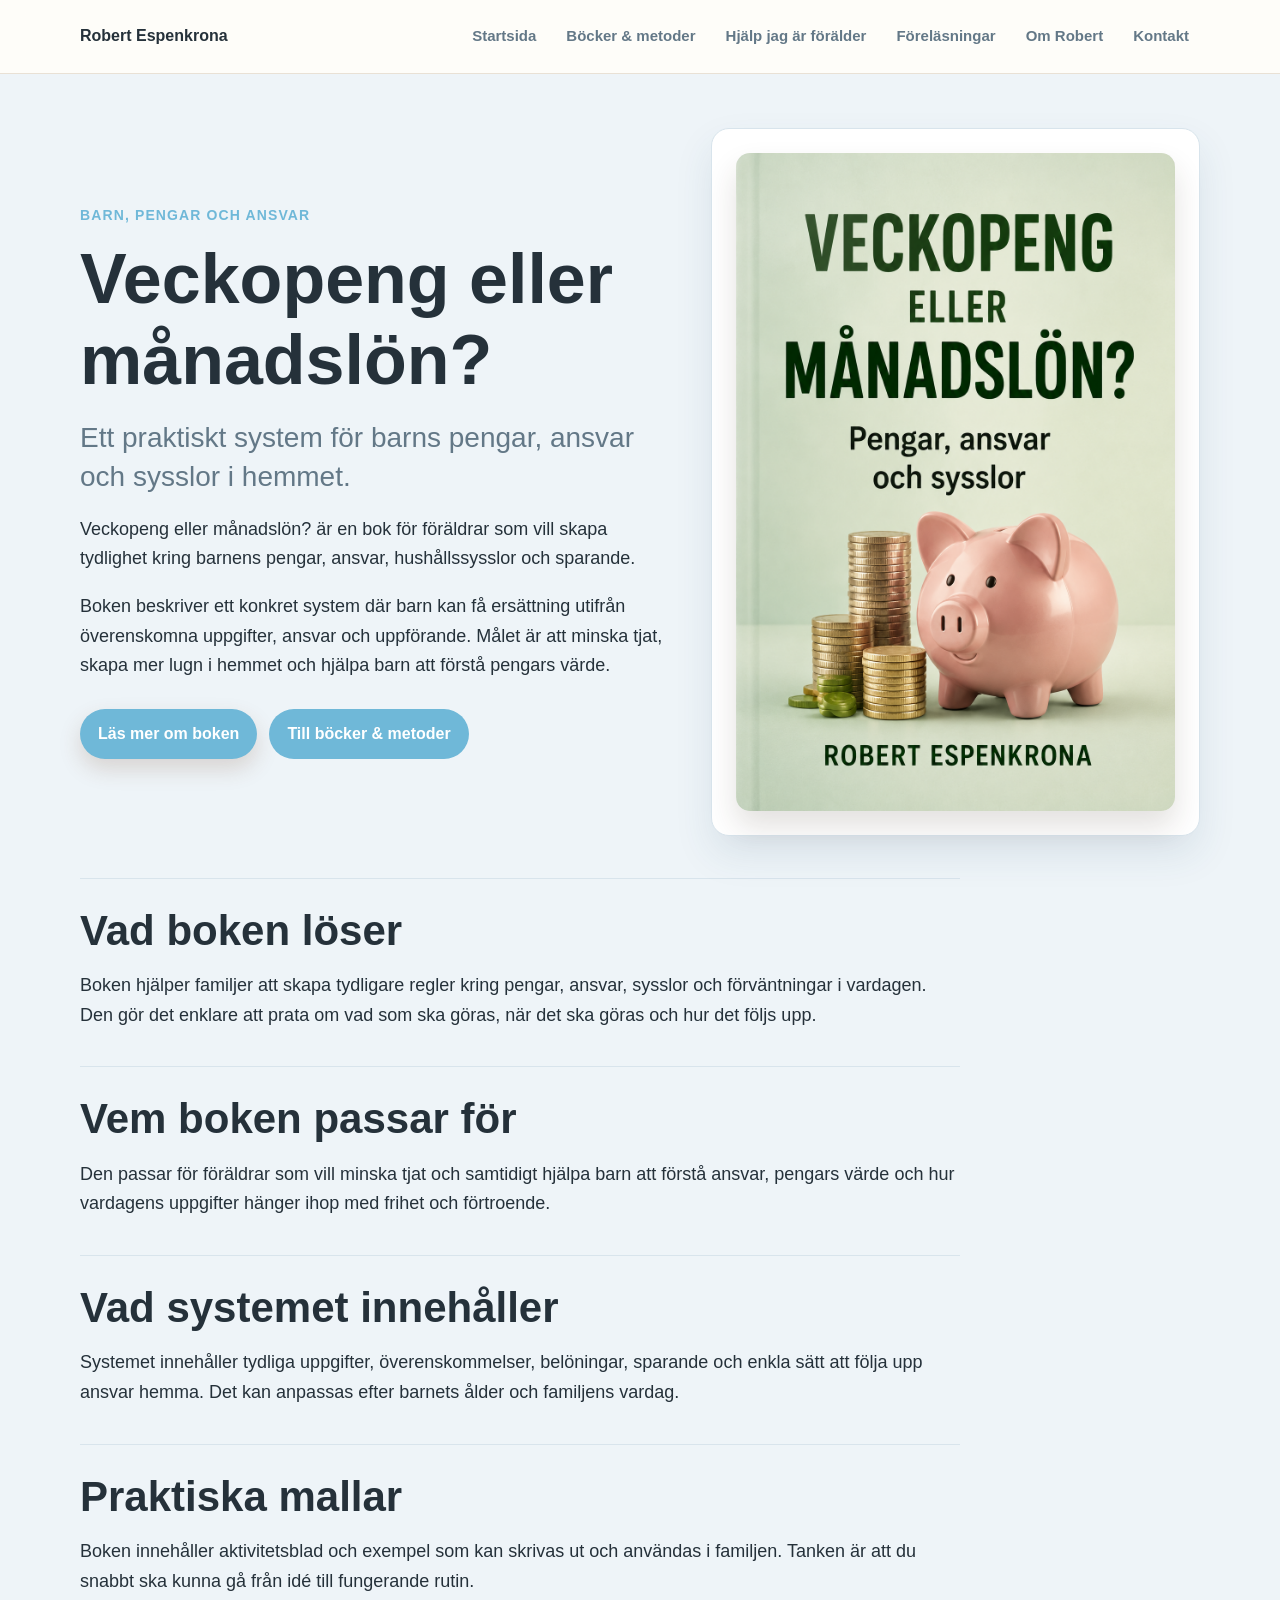
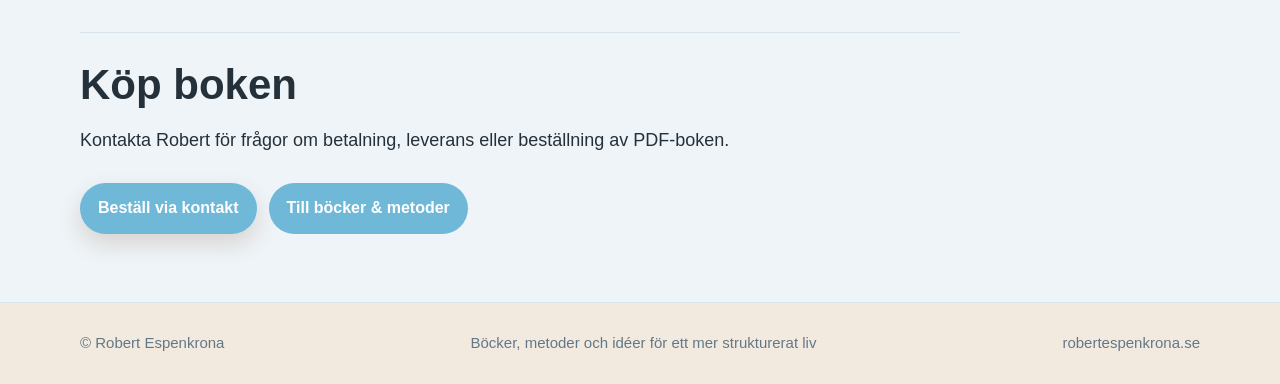
<file: veckopeng-eller-manadslon.html>
<!doctype html>
<html lang="sv">
<head>
  <meta charset="UTF-8">
  <meta name="viewport" content="width=device-width, initial-scale=1">
  <title>Veckopeng eller månadslön? - Robert Espenkrona</title>
  <meta name="description" content="Veckopeng eller månadslön? är en praktisk PDF-bok om barns pengar, ansvar, sysslor och sparande i familjen.">
  <link rel="canonical" href="https://robertespenkrona.se/veckopeng-eller-manadslon.html">
  <link rel="stylesheet" href="style.css">
</head>
<body>
  <header class="site-header">
    <div class="nav-wrap">
      <a class="brand" href="index.html">Robert Espenkrona</a>
      <nav class="nav" aria-label="Huvudmeny">
        <a href="index.html">Startsida</a>
        <a href="index.html#bocker-metoder">Böcker &amp; metoder</a>
        <a href="hjalp-jag-ar-foralder.html">Hjälp jag är förälder</a>
        <a href="forelasningar.html">Föreläsningar</a>
        <a href="om-robert.html">Om Robert</a>
        <a href="kontakt.html">Kontakt</a>
      </nav>
    </div>
  </header>

  <main class="page">
    <section class="hero">
      <div>
        <p class="eyebrow">Barn, pengar och ansvar</p>
        <h1>Veckopeng eller månadslön?</h1>
        <p class="lead">Ett praktiskt system för barns pengar, ansvar och sysslor i hemmet.</p>
        <p>Veckopeng eller månadslön? är en bok för föräldrar som vill skapa tydlighet kring barnens pengar, ansvar, hushållssysslor och sparande.</p>
        <p>Boken beskriver ett konkret system där barn kan få ersättning utifrån överenskomna uppgifter, ansvar och uppförande. Målet är att minska tjat, skapa mer lugn i hemmet och hjälpa barn att förstå pengars värde.</p>
        
        <div class="actions">
          <a class="button" href="kontakt.html">Läs mer om boken</a>
          <a class="button secondary" href="index.html#bocker-metoder">Till böcker &amp; metoder</a>
        </div>
      </div>
      <div class="book-visual">
        <img src="bilder/veckopeng-eller-manadslon.png" alt="Bokomslag för Veckopeng eller månadslön">
      </div>
    </section>

    <div class="content">
      <section>
        <h2>Vad boken löser</h2>
        <p>Boken hjälper familjer att skapa tydligare regler kring pengar, ansvar, sysslor och förväntningar i vardagen. Den gör det enklare att prata om vad som ska göras, när det ska göras och hur det följs upp.</p>
      </section>
      <section>
        <h2>Vem boken passar för</h2>
        <p>Den passar för föräldrar som vill minska tjat och samtidigt hjälpa barn att förstå ansvar, pengars värde och hur vardagens uppgifter hänger ihop med frihet och förtroende.</p>
      </section>
      <section>
        <h2>Vad systemet innehåller</h2>
        <p>Systemet innehåller tydliga uppgifter, överenskommelser, belöningar, sparande och enkla sätt att följa upp ansvar hemma. Det kan anpassas efter barnets ålder och familjens vardag.</p>
      </section>
      <section>
        <h2>Praktiska mallar</h2>
        <p>Boken innehåller aktivitetsblad och exempel som kan skrivas ut och användas i familjen. Tanken är att du snabbt ska kunna gå från idé till fungerande rutin.</p>
      </section>
      <section>
        <h2>Köp boken</h2>
        
        <p>Kontakta Robert för frågor om betalning, leverans eller beställning av PDF-boken.</p>
        <div class="actions">
          <a class="button" href="kontakt.html">Beställ via kontakt</a>
          <a class="button secondary" href="index.html#bocker-metoder">Till böcker &amp; metoder</a>
        </div>
      </section>
    </div>
  </main>

  <footer class="footer">
    <div class="footer-inner">
      <span>© Robert Espenkrona</span>
      <span>Böcker, metoder och idéer för ett mer strukturerat liv</span>
      <span>robertespenkrona.se</span>
    </div>
  </footer>
</body>
</html>
</file>
<file: style.css>
:root {
  --bg: #eef4f8;
  --paper: #ffffff;
  --ink: #25313a;
  --muted: #637887;
  --line: #d8e4ec;
  --accent: #6fb8d8;
  --accent-dark: #4fa3cc;
  --soft: #6fb8d8;
  --green: #dfeef6;
  --blue: #6fb8d8;
  --shadow: 0 18px 38px rgba(38, 82, 110, 0.10);
  --radius: 18px;
  --max: 1120px;
}

* {
  box-sizing: border-box;
}

html {
  scroll-behavior: smooth;
}

body {
  margin: 0;
  color: var(--ink);
  background: var(--bg);
  font-family: Arial, Helvetica, sans-serif;
  line-height: 1.65;
}

a {
  color: inherit;
}

img {
  max-width: 100%;
}

.site-header {
  position: sticky;
  top: 0;
  z-index: 10;
  border-bottom: 1px solid rgba(231, 222, 209, 0.9);
  background: rgba(255, 253, 249, 0.94);
  backdrop-filter: blur(12px);
}

.nav-wrap {
  width: min(100% - 32px, var(--max));
  margin: 0 auto;
  padding: 16px 0;
  display: flex;
  align-items: center;
  justify-content: space-between;
  gap: 20px;
}

.brand {
  flex: 0 0 auto;
  font-weight: 800;
  text-decoration: none;
  letter-spacing: 0;
}

.nav {
  display: flex;
  flex-wrap: wrap;
  justify-content: flex-end;
  gap: 8px;
}

.nav a {
  padding: 8px 11px;
  border-radius: 999px;
  color: var(--muted);
  font-size: 15px;
  font-weight: 700;
  text-decoration: none;
}

.nav a:hover,
.nav a[aria-current="page"] {
  color: var(--ink);
  background: var(--soft);
}

.page {
  width: min(100% - 32px, var(--max));
  margin: 0 auto;
  padding: 54px 0 68px;
}

.hero,
.section,
.feature {
  margin-bottom: 42px;
}

.hero {
  display: grid;
  grid-template-columns: minmax(0, 1.1fr) minmax(280px, 0.9fr);
  gap: 34px;
  align-items: center;
}

.soft-hero {
  align-items: stretch;
}

.eyebrow {
  margin: 0 0 12px;
  color: var(--accent);
  font-size: 14px;
  font-weight: 800;
  letter-spacing: 0.08em;
  text-transform: uppercase;
}

h1,
h2,
h3 {
  margin: 0;
  color: var(--ink);
  line-height: 1.15;
  letter-spacing: 0;
}

h1 {
  max-width: 850px;
  margin-bottom: 18px;
  font-size: clamp(38px, 6vw, 70px);
}

h2 {
  margin-bottom: 16px;
  font-size: clamp(28px, 4vw, 42px);
}

h3 {
  margin-bottom: 10px;
  font-size: 23px;
}

p {
  margin: 0 0 18px;
  font-size: 18px;
}

.lead {
  max-width: 760px;
  color: var(--muted);
  font-size: clamp(21px, 3vw, 28px);
  line-height: 1.4;
}

.intro,
.section-intro {
  max-width: 800px;
  color: var(--muted);
  font-size: 19px;
}

.section-intro {
  margin-bottom: 26px;
}

.actions {
  display: flex;
  flex-wrap: wrap;
  gap: 12px;
  margin-top: 28px;
}

.button {
  display: inline-flex;
  align-items: center;
  justify-content: center;
  min-height: 46px;
  padding: 12px 18px;
  border: 0;
  border-radius: 999px;
  color: #ffffff;
  background: var(--accent);
  box-shadow: 0 10px 22px rgba(117, 69, 41, 0.18);
  font-weight: 800;
  text-align: center;
  text-decoration: none;
}

.button:hover {
  background: var(--accent-dark);
}

.button.secondary {
  color: #ffffff;
  background: var(--accent);
  border-color: var(--accent);
  box-shadow: none;
}

.book-visual,
.cover {
  border: 1px solid var(--line);
  border-radius: var(--radius);
  background: var(--paper);
  box-shadow: var(--shadow);
}

.book-visual {
  min-height: 360px;
  padding: 24px;
  display: grid;
  place-items: center;
}

.book-visual img,
.cover img {
  width: 100%;
  height: auto;
  border-radius: 14px;
  box-shadow: 0 16px 30px rgba(55, 42, 31, 0.14);
}

.grid {
  display: grid;
  grid-template-columns: repeat(3, minmax(0, 1fr));
  gap: 22px;
}

.grid.two,
.info-grid {
  grid-template-columns: repeat(2, minmax(0, 1fr));
}

.info-grid {
  display: grid;
  gap: 18px;
}

.card,
.mini-card {
  border: 1px solid var(--line);
  border-radius: var(--radius);
  background: var(--paper);
  box-shadow: var(--shadow);
}

.card {
  display: flex;
  flex-direction: column;
  gap: 14px;
  min-height: 100%;
  padding: 24px;
}

.mini-card {
  padding: 22px;
}

.card p,
.mini-card p {
  color: var(--muted);
}

.card h2 {
  margin-top: 0;
  margin-bottom: 10px;
  font-size: 23px;
}

.card .button {
  align-self: flex-start;
  margin-top: auto;
}

.price {
  display: inline-flex;
  width: fit-content;
  padding: 6px 11px;
  border-radius: 999px;
  background: var(--green);
  color: #304438;
  font-weight: 800;
}

.content {
  max-width: 880px;
}

.content section {
  margin-top: 36px;
  padding-top: 28px;
  border-top: 1px solid var(--line);
}

.note {
  padding: 24px;
  border: 1px solid var(--line);
  border-radius: var(--radius);
  background: var(--paper);
  box-shadow: var(--shadow);
}

.note h2 {
  font-size: 30px;
}

.contact-box {
  width: min(100%, 660px);
  padding: 26px;
  border: 1px solid var(--line);
  border-radius: var(--radius);
  background: var(--paper);
  box-shadow: var(--shadow);
}

.cta-section {
  display: flex;
  align-items: center;
  justify-content: space-between;
  gap: 26px;
  padding: 30px;
  border: 1px solid var(--line);
  border-radius: var(--radius);
  background: var(--paper);
  box-shadow: var(--shadow);
}

.cta-section p {
  color: var(--muted);
}

.cta-section .button {
  flex: 0 0 auto;
}

.footer {
  border-top: 1px solid var(--line);
  color: var(--muted);
  background: #f2eadf;
}

.footer-inner {
  width: min(100% - 32px, var(--max));
  margin: 0 auto;
  padding: 28px 0;
  display: flex;
  justify-content: space-between;
  gap: 18px;
  flex-wrap: wrap;
  font-size: 15px;
}

@media (max-width: 900px) {
  .nav-wrap,
  .hero,
  .cta-section {
    display: block;
  }

  .nav {
    justify-content: flex-start;
    margin-top: 12px;
  }

  .book-visual,
  .note {
    margin-top: 28px;
    min-height: 0;
  }

  .grid,
  .grid.two,
  .info-grid {
    grid-template-columns: 1fr;
  }

  .cta-section .button {
    margin-top: 10px;
  }
}

@media (max-width: 560px) {
  .page {
    width: min(100% - 24px, var(--max));
    padding: 34px 0 52px;
  }

  .nav-wrap {
    width: min(100% - 24px, var(--max));
  }

  .nav {
    gap: 6px;
  }

  .nav a {
    padding: 7px 9px;
    font-size: 14px;
  }

  h1 {
    font-size: 36px;
  }

  .lead {
    font-size: 21px;
  }

  .actions,
  .button {
    width: 100%;
  }

  .card,
  .note,
  .contact-box,
  .cta-section {
    padding: 20px;
  }
}
</file>
